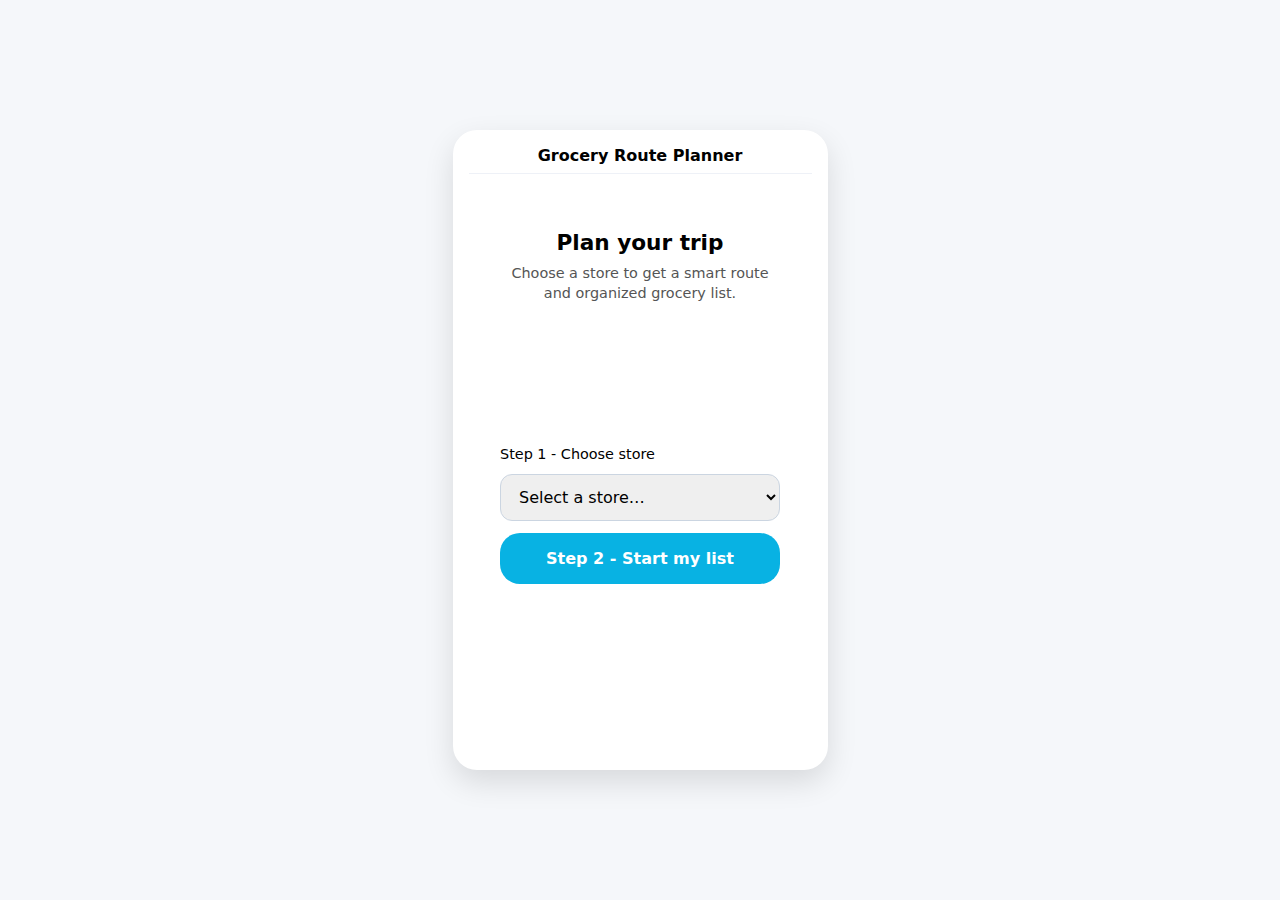
<file: index.html>
<!DOCTYPE html>
<html lang="en">
<head>
  <meta charset="UTF-8">
  <title>Grocery Route Planner - Home</title>
  <link rel="stylesheet" href="style.css">
</head>
<body>
  <div class="phone-frame">
    <header class="app-header">
      <span></span>
      <h1 class="app-title">Grocery Route Planner</h1>
      <span></span>
    </header>

<main class="home-layout">

  <!-- top of home screen -->
  <div class="home-top">
    <h2 class="screen-title">Plan your trip</h2>
    <p class="screen-subtitle">
      Choose a store to get a smart route and organized grocery list.
    </p>
  </div>

  <!-- center of home screen -->
  <div class="home-center-block">
    <form action="list.html" method="get" class="home-form">
      <label for="store">Step 1 - Choose store</label>
      <select id="store" name="store" required>
        <option value="">Select a store…</option>
        <option value="City Market - Downtown">City Market - Downtown</option>
        <option value="Trader Joe's - Shelburne Rd">Trader Joe's - Shelburne Rd</option>
        <option value="Hannaford - Dorset St">Hannaford - Dorset St</option>
</select>

      </select>
      <!-- submit button -->
      <button type="submit" class="primary-btn">
        Step 2 - Start my list
      </button>
    </form>
  </div>

</main>


  </div>
<script>
  document.addEventListener("DOMContentLoaded", () => {
    const storeSelect = document.getElementById("store");

    // save selected store when list started
    document.querySelector("form").addEventListener("submit", () => {
      const selectedStore = storeSelect.value;
      localStorage.setItem("selectedStore", selectedStore);
    });
  });
</script>


</body>
</html>
</file>
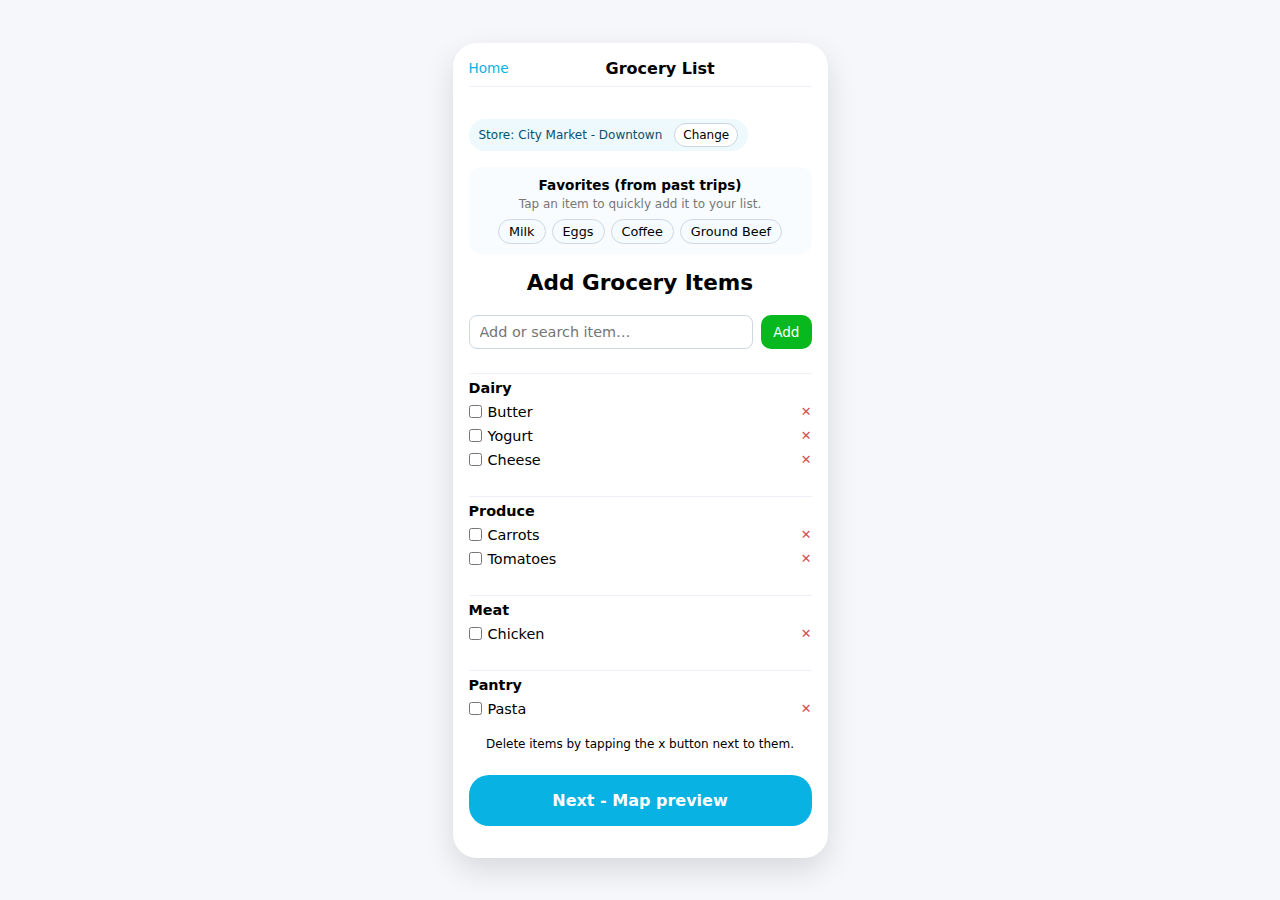
<file: list.html>
<!DOCTYPE html>
<html lang="en">
<head>
  <meta charset="UTF-8">
  <title>Grocery Route Planner - List</title>
  <link rel="stylesheet" href="style.css">
</head>
<body>
  <div class="phone-frame">
    <header class="app-header">
      <a href="index.html" class="nav-link">Home</a>
      <h1 class="app-title">Grocery List</h1>
      <span></span>
    </header>

    <main class="list-main">
      <!-- current store with change button -->
      <div class="badge">
        <span class="badge-label">Store:</span>
        <span id="current-store" class="badge-store">City Market - Downtown</span>
        <button id="change-store-btn" type="button" class="badge-change-btn">
          Change
        </button>
      </div>

      <!-- switch store box (hidden by default) -->
      <div id="store-switcher" class="store-switcher hidden">
        <p class="store-switcher-title">Want to switch stores?</p>
        <select id="store-select" class="store-select">
          <option value="">Select a store…</option>
          <option>City Market - Downtown</option>
          <option>Trader Joe's - Shelburne Rd</option>
          <option>Hannaford - Dorset St</option>
        </select>

        <div class="store-switcher-actions">
          <button type="button" id="store-cancel" class="store-btn secondary">Cancel</button>
          <button type="button" id="store-save" class="store-btn primary">Save</button>
        </div>

        <p id="store-status" class="store-status hidden">Store switched!</p>
      </div>

      <!-- favorites section from past trips -->
      <section class="favorites-section">
        <div class="favorites-title">Favorites (from past trips)</div>
        <p class="favorites-hint">
          Tap an item to quickly add it to your list.
        </p>
        <div class="favorites-list">
          <button type="button" class="favorite-pill">Milk</button>
          <button type="button" class="favorite-pill">Eggs</button>
          <button type="button" class="favorite-pill">Coffee</button>
          <button type="button" class="favorite-pill">Ground Beef</button>
        </div>
      </section>

      <h2 class="screen-title list-title">Add Grocery Items</h2>

      <!-- add/search form -->
      <form class="inline-form" onsubmit="return false;">
        <input id="item-input" class="input" type="text" placeholder="Add or search item…">
        <button id="add-button" type="button">Add</button>
      </form>

      <!-- dairy category -->
      <section class="category">
        <div class="category-header">Dairy</div>
        <div id="dairy-items">
          <div class="item-row">
            <div class="item-left">
              <input type="checkbox" id="milk">
              <label for="milk">Butter</label>
            </div>
            <button class="item-delete" type="button">✕</button>
          </div>
          <div class="item-row">
            <div class="item-left">
              <input type="checkbox" id="yogurt">
              <label for="yogurt">Yogurt</label>
            </div>
            <button class="item-delete" type="button">✕</button>
          </div>
          <div class="item-row">
            <div class="item-left">
              <input type="checkbox" id="eggs">
              <label for="eggs">Cheese</label>
            </div>
            <button class="item-delete" type="button">✕</button>
          </div>
        </div>
      </section>

      <!-- produce category -->
      <section class="category">
        <div class="category-header">Produce</div>
        <div id="produce-items">
          <div class="item-row">
            <div class="item-left">
              <input type="checkbox" id="carrots">
              <label for="carrots">Carrots</label>
            </div>
            <button class="item-delete" type="button">✕</button>
          </div>
          <div class="item-row">
            <div class="item-left">
              <input type="checkbox" id="tomatoes">
              <label for="tomatoes">Tomatoes</label>
            </div>
            <button class="item-delete" type="button">✕</button>
          </div>
        </div>
      </section>

      <!-- meat category -->
      <section class="category">
        <div class="category-header">Meat</div>
        <div id="meat-items">
          <div class="item-row">
            <div class="item-left">
              <input type="checkbox" id="chicken">
              <label for="chicken">Chicken</label>
            </div>
            <button class="item-delete" type="button">✕</button>
          </div>
        </div>
      </section>

      <!-- pantry category -->
      <section class="category">
        <div class="category-header">Pantry</div>
        <div id="pantry-items">
          <div class="item-row">
            <div class="item-left">
              <input type="checkbox" id="pasta">
              <label for="pasta">Pasta</label>
            </div>
            <button class="item-delete" type="button">✕</button>
          </div>
        </div>
      </section>

      <p class="list-helper">
        Delete items by tapping the x button next to them.
      </p>

      <a href="map.html">
        <button class="primary-btn" type="button">
          Next - Map preview
        </button>
      </a>
    </main>

  <div id="store-toast" class="store-toast">
    Store switched!
  </div>

  <!-- modal for errors and confirmations -->
  <div id="modal" class="modal hidden">
    <div class="modal-content">
      <p id="modal-message"></p>
      <div class="modal-buttons">
        <button id="modal-cancel" class="modal-btn cancel-btn">Cancel</button>
        <button id="modal-confirm" class="modal-btn confirm-btn">OK</button>
      </div>
    </div>
  </div>

  <script>
    document.addEventListener('DOMContentLoaded', () => {
      /* store name: load and change */
      const storeSpan      = document.getElementById('current-store');
      const changeStoreBtn = document.getElementById('change-store-btn');
      const storeSwitcher  = document.getElementById('store-switcher');
      const storeSelect    = document.getElementById('store-select');
      const storeCancel    = document.getElementById('store-cancel');
      const storeSave      = document.getElementById('store-save');
      const storeStatus    = document.getElementById('store-status');
      const storeToast    = document.getElementById('store-toast');

      // generic toast helper for "store switched", "item added", item deleted
      function showToast(message) {
        if (!storeToast) return;
        storeToast.textContent = message;
        storeToast.classList.add('show');

        setTimeout(() => {
          storeToast.classList.remove('show');
        }, 3500);
      }

      // load from localStorage
      const savedStore = localStorage.getItem('selectedStore');
      if (savedStore && storeSpan) {
        storeSpan.textContent = savedStore;
        if (storeSelect) {
          Array.from(storeSelect.options).forEach(opt => {
            if (opt.text === savedStore) storeSelect.value = opt.value;
          });
        }
      }

      // open switch box
      changeStoreBtn.addEventListener('click', () => {
        storeSwitcher.classList.remove('hidden');
        storeStatus.classList.add('hidden');
      });

      // cancel
      storeCancel.addEventListener('click', () => {
        storeSwitcher.classList.add('hidden');
      });




      // save new store
      storeSave.addEventListener('click', () => {
        const value = storeSelect.value;
        if (!value) {
          storeSelect.focus();
          return;
        }

        // update badge and persist
        storeSpan.textContent = value;
        localStorage.setItem('selectedStore', value);

        // hide switch box
        storeSwitcher.classList.add('hidden');

        // visual feedback under the box
        storeStatus.textContent = 'Store switched!';
        storeStatus.classList.remove('hidden');
        setTimeout(() => storeStatus.classList.add('hidden'), 3500);

        // toast feedback
        showToast(`Store switched to ${value}`);
      });


      /* modal for error prevention */
      const modal        = document.getElementById('modal');
      const modalMessage = document.getElementById('modal-message');
      const modalCancel  = document.getElementById('modal-cancel');
      const modalConfirm = document.getElementById('modal-confirm');
      let modalResolve   = null;

      function showModal(message) {
        modalMessage.textContent = message;
        modal.classList.remove('hidden');
        return new Promise(resolve => {
          modalResolve = resolve;
        });
      }

      modalCancel.addEventListener('click', () => {
        modal.classList.add('hidden');
        if (modalResolve) modalResolve(false);
      });

      modalConfirm.addEventListener('click', () => {
        modal.classList.add('hidden');
        if (modalResolve) modalResolve(true);
      });

      /* item list logic */
      const input       = document.getElementById('item-input');
      const addButton   = document.getElementById('add-button');
      const dairyItems  = document.getElementById('dairy-items');
      const produceItems= document.getElementById('produce-items');
      const meatItems   = document.getElementById('meat-items');
      const pantryItems = document.getElementById('pantry-items');

      const allContainers = [dairyItems, produceItems, meatItems, pantryItems];

      function itemExists(name) {
        const lower = name.toLowerCase();
        return allContainers.some(container =>
          [...container.querySelectorAll('label')].some(
            label => label.textContent.toLowerCase() === lower
          )
        );
      }

      function attachDeleteHandler(button) {
        button.addEventListener('click', async () => {
          const row = button.closest('.item-row');
          if (!row) return;
          const name = row.querySelector('label').textContent;
          const confirmed = await showModal(`Remove "${name}" from your list?`);
          if (confirmed) {
            row.remove();
            showToast(`Removed "${name}" from your list.`);
          }
        });
      }


      function addItemToCategory(name, container) {
        if (itemExists(name)) {
          showModal(`"${name}" is already on your list.`);
          return;
        }

        const id  = 'item-' + name.toLowerCase().replace(/\s+/g, '-');
        const row = document.createElement('div');
        row.className = 'item-row';
        row.innerHTML = `
          <div class="item-left">
            <input type="checkbox" id="${id}">
            <label for="${id}">${name}</label>
          </div>
          <button class="item-delete" type="button">✕</button>`;
        container.appendChild(row);
        attachDeleteHandler(row.querySelector('.item-delete'));

        // toast feedback
        showToast(`Added "${name}" to your list.`);
      }


      // initial delete buttons
      document.querySelectorAll('.item-delete').forEach(attachDeleteHandler);

      // manual add
      addButton.addEventListener('click', () => {
        const itemName = input.value.trim();
        if (!itemName) return;

        const lower = itemName.toLowerCase();
        let target  = pantryItems;

        if (lower.match(/milk|yogurt|cheese|eggs|butter|cream|dairy|cottage cheese|sour cream/)) {
          target = dairyItems;
        } else if (lower.match(/carrot|tomato|lettuce|fruit|vegetable|produce|broccoli|spinach|cucumber|pepper|onion|potato|banana|apple|orange/)) {
          target = produceItems;
        } else if (lower.match(/beef|chicken|pork|turkey|fish|meat|sausage|bacon/)) {
          target = meatItems;
        }

        addItemToCategory(itemName, target);
        input.value = '';
      });

      // favorites
      document.querySelectorAll('.favorite-pill').forEach(pill => {
        pill.addEventListener('click', () => {
          const rawName = pill.textContent.trim();
          const name    = rawName.toLowerCase();
          let target    = pantryItems;

          if (name === 'milk' || name === 'eggs') {
            target = dairyItems;
          } else if (name === 'ground beef' || name === 'chicken' || name === 'turkey' || name === 'pork') {
            target = meatItems;
          } else if (name === 'coffee') {
            target = pantryItems;
          }

          addItemToCategory(rawName, target);
        });
      });
    });
  </script>
</body>
</html>
</file>
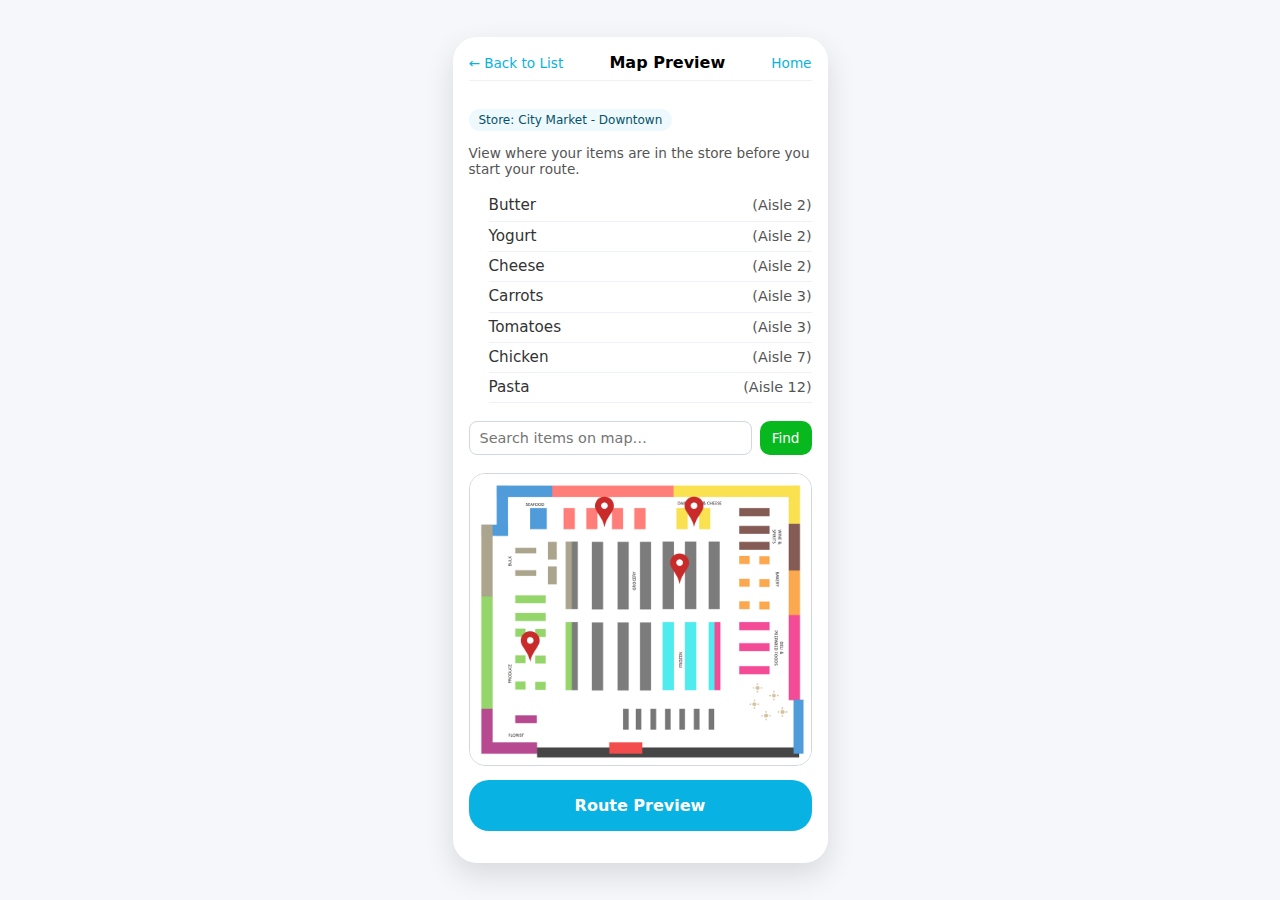
<file: map.html>
<!DOCTYPE html>
<html lang="en">
<head>
  <meta charset="UTF-8">
  <title>Grocery Route Planner - Map</title>
  <link rel="stylesheet" href="style.css">
</head>
<body>
  <div class="phone-frame">
    <header class="app-header">
      <a href="list.html" class="nav-link">← Back to List</a>
      <h1 class="app-title">Map Preview</h1>
      <a href="index.html" class="nav-link">Home</a>
    </header>

    <main class="map-main">
      <!-- store and context -->
  <div class="badge">
    Store: <span id="current-store">City Market - Downtown</span>
  </div>
      <p class="map-subtitle">
        View where your items are in the store before you start your route.
      </p>

      <!-- items list -->
<section class="map-items">
  <ul class="map-item-list">
    <li><span class="item-name">Butter</span> <span class="item-aisle">(Aisle 2)</span></li>
    <li><span class="item-name">Yogurt</span> <span class="item-aisle">(Aisle 2)</span></li>
    <li><span class="item-name">Cheese</span> <span class="item-aisle">(Aisle 2)</span></li>
    <li><span class="item-name">Carrots</span> <span class="item-aisle">(Aisle 3)</span></li>
    <li><span class="item-name">Tomatoes</span> <span class="item-aisle">(Aisle 3)</span></li>
    <li><span class="item-name">Chicken</span> <span class="item-aisle">(Aisle 7)</span></li>
    <li><span class="item-name">Pasta</span> <span class="item-aisle">(Aisle 12)</span></li>
  </ul>
</section>



      <!-- search bar -->
      <form class="inline-form" onsubmit="return false;">
        <input class="input" type="text" placeholder="Search items on map…">
        <button type="button">Find</button>
      </form>

      <!-- store map pic -->
      <div class="map-image-wrapper">
        <img
          src="store-map.png"
          alt="Store map with aisles and pins showing your grocery items"
          class="store-map-image"
        >
      </div>

      <!-- route button -->
      <a href="route.html">
        <button class="primary-btn" type="button">
          Route Preview
        </button>
      </a>
    </main>
  </div>

  <script>
  document.addEventListener('DOMContentLoaded', function () {
    // dynamic store name across pages
    const storeSpan = document.getElementById('current-store');
    const savedStore = localStorage.getItem('selectedStore');

    if (savedStore && storeSpan) {
      storeSpan.textContent = savedStore;
    }
  });


</script>





</body>
</html>
</file>
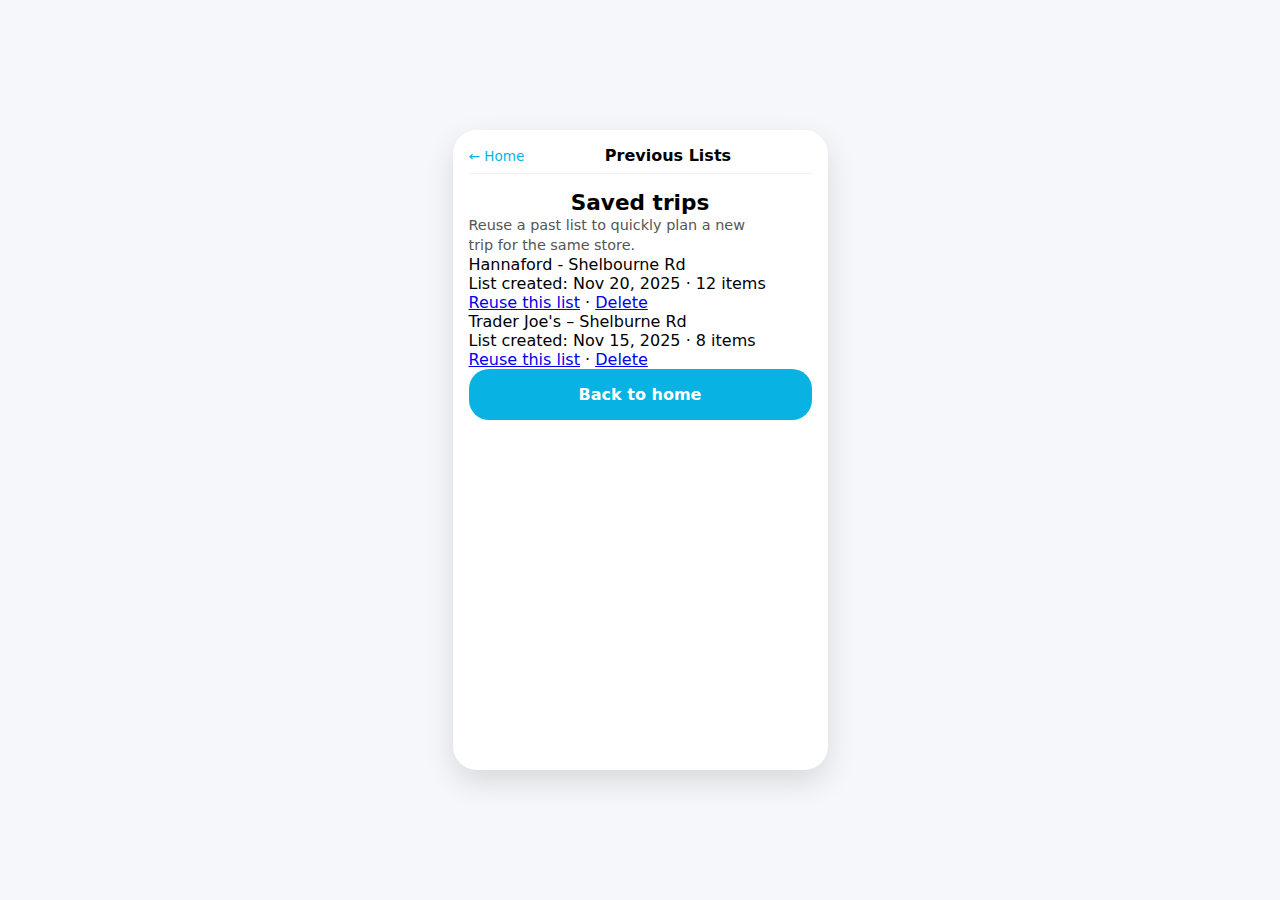
<file: previous.html>
<!DOCTYPE html>
<html lang="en">
<head>
  <meta charset="UTF-8">
  <title>Grocery Route Planner – Previous Lists</title>
  <link rel="stylesheet" href="style.css">
</head>
<body>
  <div class="phone-frame">
    <header class="app-header">
      <a href="index.html" class="nav-link">← Home</a>
      <h1 class="app-title">Previous Lists</h1>
      <span></span>
    </header>

    <main>
      <h2 class="screen-title">Saved trips</h2>
      <p class="screen-subtitle">
        Reuse a past list to quickly plan a new trip for the same store.
      </p>

      <!-- Past trip 1 -->
      <article class="trip-card">
        <div class="trip-card-title">Hannaford - Shelbourne Rd</div>
        <div class="trip-card-meta">
          List created: Nov 20, 2025 · 12 items
        </div>
        <div class="trip-card-actions">
          <a href="list.html">Reuse this list</a>
          <span>·</span>
          <a href="#">Delete</a>
        </div>
      </article>

      <!-- Past trip 2 -->
      <article class="trip-card">
        <div class="trip-card-title">Trader Joe's – Shelburne Rd</div>
        <div class="trip-card-meta">
          List created: Nov 15, 2025 · 8 items
        </div>
        <div class="trip-card-actions">
          <a href="list.html">Reuse this list</a>
          <span>·</span>
          <a href="#">Delete</a>
        </div>
      </article>


      <button class="primary-btn" type="button" onclick="location.href='index.html'">
        Back to home
      </button>
    </main>
  </div>
</body>
</html>
</file>
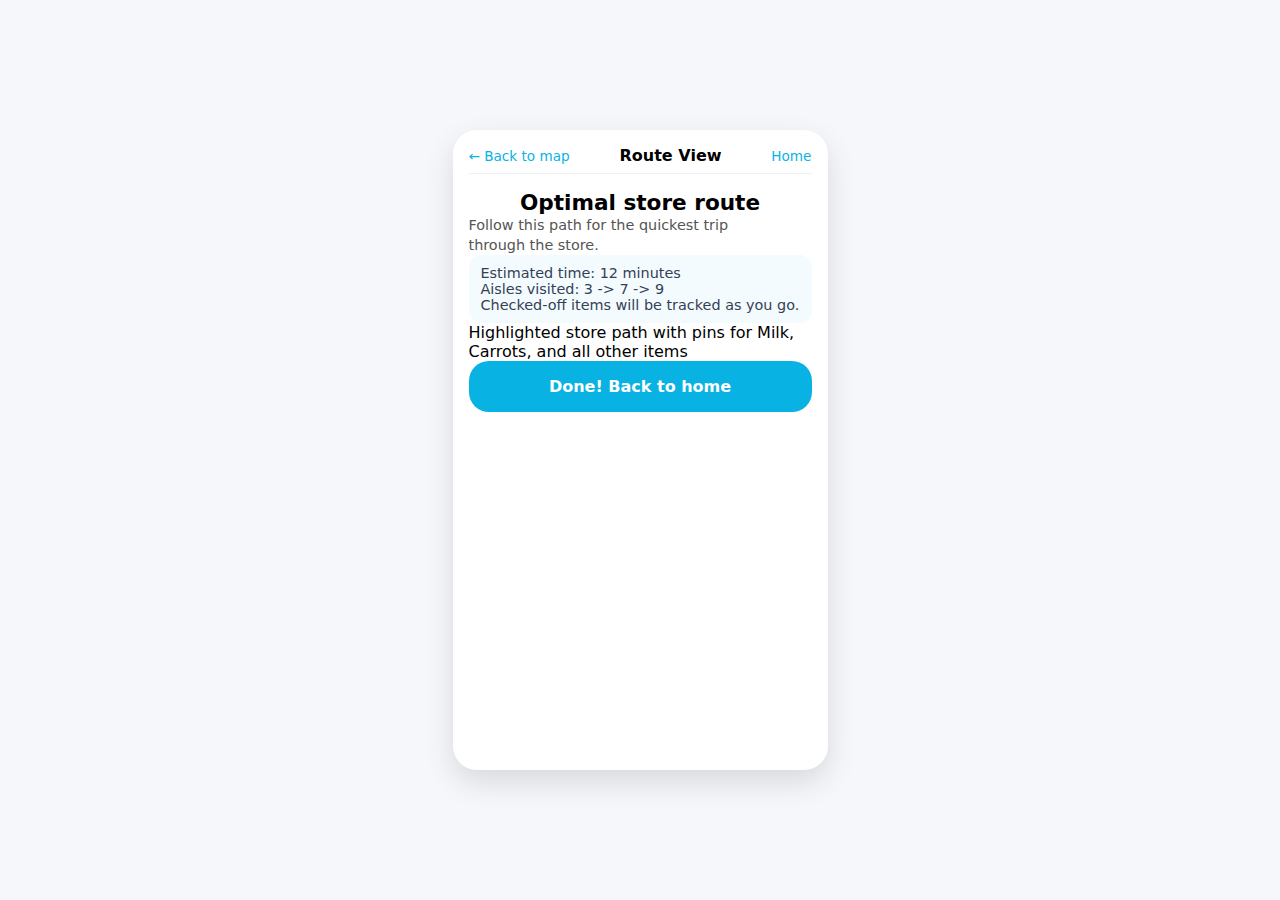
<file: route.html>
<!DOCTYPE html>
<html lang="en">
<head>
  <meta charset="UTF-8">
  <title>Grocery Route Planner – Route</title>
  <link rel="stylesheet" href="style.css">
</head>
<body>
  <div class="phone-frame">
    <header class="app-header">
      <a href="map.html" class="nav-link">← Back to map</a>
      <h1 class="app-title">Route View</h1>
      <a href="index.html" class="nav-link">Home</a>
    </header>

    <main>
      <h2 class="screen-title">Optimal store route</h2>
      <p class="screen-subtitle">
        Follow this path for the quickest trip through the store.
      </p>

      <div class="route-stats">
        Estimated time: 12 minutes<br>
        Aisles visited: 3 -> 7 -> 9<br>
        Checked-off items will be tracked as you go.
      </div>

      <div class="route-box">
        Highlighted store path with pins for Milk, Carrots, and all other items
      </div>

      <button class="primary-btn" type="button" onclick="location.href='index.html'">
        Done! Back to home
      </button>
    </main>
  </div>
</body>
</html>
</file>
<file: style.css>
/*  basics */
* {
  box-sizing: border-box;
  margin: 0;
  padding: 0;
  font-family: system-ui, -apple-system, BlinkMacSystemFont, "Segoe UI", sans-serif;
}

/* page background */
body {
  background: #f5f7fa;
  min-height: 100vh;
  display: flex;
  justify-content: center;
  align-items: center;
  padding: 24px;
}



/* phone container to look like a phone */

.phone-frame {
  width: 375px;
  position: relative;
  min-height: 640px;
  background: #ffffff;
  border-radius: 24px;
  box-shadow: 0 12px 30px rgba(0, 0, 0, 0.12);
  padding: 16px 16px 24px;
  display: flex;
  flex-direction: column;
}


/* toast notif */
.store-toast {
  position: absolute;
  bottom: 150px;
  left: 50%;
  transform: translateX(-50%);
  background: rgba(60, 60, 60, 0.92);
  color: white;
  padding: 10px 18px;
  border-radius: 14px;
  font-size: 0.85rem;
  box-shadow: 0 3px 10px rgba(0,0,0,0.20);
  opacity: 0;
  pointer-events: none;
  transition: opacity 0.35s ease;
  z-index: 999;
}

/* visible */
.store-toast.show {
  opacity: 1;
}




/* header */

.app-header {
  display: flex;
  align-items: center;
  justify-content: space-between;
  margin-bottom: 16px;
  padding-bottom: 8px;
  border-bottom: 1px solid #eef1f7; 
}

.app-title {
  font-size: 1rem;
  font-weight: 600;
}


/* home page */
.home-layout {
  flex: 1;
  display: flex;
  flex-direction: column;
  justify-content: space-between;  
  padding: 20px 0;
}


.home-top {
  display: flex;
  flex-direction: column;
  align-items: center;
  text-align: center;
  gap: 8px;
  margin-top: 20px;            
}


.home-center-block {
  flex: 1;                      
  display: flex;
  justify-content: center;       
  align-items: center;
  width: 100%;
}


.home-form {
  width: 100%;
  max-width: 280px;
  display: flex;
  flex-direction: column;
  gap: 12px;
}




/* text style */

.screen-title {
  text-align: center;
  font-size: 1.35rem;
  font-weight: 700;
}

.screen-subtitle {
  font-size: 0.9rem;
  color: #555;
  max-width: 280px;
  line-height: 1.4;
}



/* form input */

label {
  font-size: 0.9rem;
  font-weight: 500;
  text-align: left;
}

select {
  width: 100%;
  padding: 12px 14px;   
  font-size: 1rem;            
  border-radius: 12px;   
  border: 1px solid #cbd5e1;  
}


select:focus {
  outline: 2px solid #08b2e3;
  outline-offset: 1px;
}


/* primary buttons */

.primary-btn {
  width: 100%;
  padding: 16px 14px;
  border-radius: 999px;    
  border: none;
  font-size: 1rem;
  font-weight: 600;
  border-radius: 20px;          
  background: #08b2e3;
  color: white;
}

.primary-btn:hover {
  background: #0796c0;
}


/* list page */
.nav-link {
  font-size: 0.85rem;
  text-decoration: none;
  color: #08b2e3;
  text-align: center;
}

.nav-link:hover {
  text-decoration: underline;
}

/* more layout for list screen */
.list-main {
  flex: 1;
  display: flex;
  flex-direction: column;
  gap: 16px;
  padding: 16px 0 8px;
}

.badge {
  align-self: flex-start;
  display: inline-flex;
  align-items: center;
  gap: 4px;
  padding: 4px 10px;
  border-radius: 999px;
  background: #eef9fd;
  font-size: 0.75rem;
  color: #05526a;
}



.badge-label {
  font-weight: 500;
}

.badge-store {
  flex: 1;
  white-space: nowrap;
  overflow: hidden;
  text-overflow: ellipsis;
}

.badge-change-btn {
  padding: 4px 10px;
  border-radius: 999px;
  border: 1px solid #cbd5e1;
  background: #ffffff;
  font-size: 0.75rem;
  cursor: pointer;
}

.badge-change-btn:hover {
  background: #e5f4fb;
}

/* generic helper for hiding things */
.hidden {
  display: none;
}

/* Switch-store box */
.store-switcher {
  margin-top: 8px;
  padding: 10px 12px;
  border-radius: 12px;
  background: #f8fcff;
  border: 1px solid #e2e8f0;
  font-size: 0.85rem;
}

.store-switcher-title {
  font-weight: 600;
  margin-bottom: 6px;
}

.store-select {
  width: 100%;
  padding: 8px 10px;
  border-radius: 8px;
  border: 1px solid #cbd5e1;
  font-size: 0.9rem;
}

.store-select:focus {
  outline: 2px solid #08b2e3;
  outline-offset: 1px;
}

/* Buttons in the switch box */
.store-switcher-actions {
  margin-top: 8px;
  display: flex;
  gap: 8px;
}


.store-btn {
  flex: 1;
  padding: 8px 0;
  border-radius: 10px;
  border: none;
  font-size: 0.85rem;
  cursor: pointer;
}

.store-btn.secondary {
  background: #e5e7eb;
}

.store-btn.primary {
  background: #08b2e3;
  color: white;
}

/* “Store switched!” mini status */
.store-status {
  margin-top: 6px;
  font-size: 0.8rem;
  color: #047857;   /* greenish */
}





/* favorites */
.favorites-section {
  padding: 10px 0;
  border-radius: 12px;
  background: #f8fcff;
}

.favorites-title {
  font-size: 0.85rem;
  font-weight: 600;
  margin-bottom: 4px;
  text-align: center;
}

.favorites-hint {
  font-size: 0.75rem;
  color: #777;
  margin-bottom: 8px;
  text-align: center;
}

.favorites-list {
  display: flex;
  justify-content: center;
  gap: 6px;
  text-align: center;
}

.favorite-pill {
  border-radius: 999px;
  border: 1px solid #d0d7e2;
  padding: 4px 10px;
  font-size: 0.8rem;
  background: #f5fbff;
  cursor: pointer;
}

.favorite-pill:hover {
  background: #e8f5ff;
}

/* add/search bar */
.inline-form {
  display: flex;
  gap: 8px;
  margin-top: 4px;
}

.input {
  flex: 1;
  padding: 8px 10px;
  border-radius: 8px;
  border: 1px solid #d0d7e2;
  font-size: 0.9rem;
}

.input:focus {
  outline: 2px solid #08b2e3;
  outline-offset: 1px;
}

.inline-form button {
  padding: 8px 12px;
  border-radius: 10px;
  border: none;
  font-size: 0.85rem;
  font-weight: 500;
  background: #07b81f;
  color: white;
  cursor: pointer;
}

/* category block */
.category {
  margin-top: 8px;
  padding-top: 6px;
  border-top: 1px solid #eef1f7;
}

.category-header {
  font-size: 0.9rem;
  font-weight: 600;
  margin-bottom: 4px;
}

.item-row {
  display: flex;
  align-items: center;
  justify-content: space-between;
  padding: 4px 0;
  font-size: 0.9rem;
}

.item-left {
  display: flex;
  align-items: center;
  gap: 6px;
}

.item-delete {
  font-size: 0.8rem;
  border: none;
  background: none;
  color: #d9534f;
  cursor: pointer;
}

/* subtitle at bottom of list page */
.list-main .screen-subtitle {
  margin-top: 4px;
}

.list-main .primary-btn {
  margin-top: 8px;
}


/* center the list page title */
.list-title {
  text-align: center;
  width: 100%;
}

/* center the helper text */
.list-helper {
  text-align: center;

  font-size: .75rem;
  width: 100%;
}


/* map page */
.map-main {
  flex: 1;
  display: flex;
  flex-direction: column;
  gap: 14px;
  padding: 12px 0 8px;
}

.map-subtitle {
  font-size: 0.85rem;
  color: #555;
}

/* Items list */
.map-items {
  display: flex;
  flex-direction: column;
  gap: 8px;
}

.map-item-row {
  display: flex;
  align-items: center;
  gap: 8px;
  font-size: 0.95rem;
}

/* store map picture styling */
.map-image-wrapper {
  margin-top: 4px;
  border-radius: 16px;
  overflow: hidden;
  border: 1px solid #d0d7e2;
}

.store-map-image {
  display: block;
  width: 100%;
  height: auto;
}
.map-item-list li {
  display: flex;
  justify-content: space-between;
  font-size: 0.95rem;
  padding: 4px 0;
  border-bottom: 1px solid #eef1f7; 
}

.map-item-list {
  list-style-type: disc;   
  padding-left: 20px; 
  font-size: 0.9rem;
  color: #333;
  line-height: 1.4;
}
.item-aisle {
  color: #555;
  font-size: 0.9rem;
}


/* route page */
.route-main {
  flex: 1;
  display: flex;
  flex-direction: column;
  gap: 14px;
  padding: 16px 0 10px;
}

.route-subtitle {
  max-width: 300px;
  margin: 0 auto;
}

.route-stats {
  align-self: stretch;
  padding: 10px 12px;
  border-radius: 12px;
  background: #f3fbff;
  font-size: 0.9rem;
  color: #334155;
}

/* picture card */
.route-map-card {
  align-self: stretch;
  border-radius: 16px;
  border: 1px solid #e2e8f0;
  overflow: hidden;
  background: #f8fafc;
}

.route-map-image {
  display: block;
  width: 100%;
  height: auto;
}

/* steps for under the pic on route page */
.route-steps {
  align-self: stretch;
  font-size: 0.85rem;
  color: #374151;
}

.route-steps-title {
  font-size: 0.9rem;
  font-weight: 600;
  margin-bottom: 4px;
}

.route-steps-list {
  padding-left: 18px;
  line-height: 1.4;
}

/* more room for button */
.route-main .primary-btn {
  margin-top: auto;
}


/* error popup */


.modal {
  position: fixed;
  top: 0;
  left: 0;
  width: 100%;
  height: 100%;
  background: rgba(0,0,0,0.4);
  display: flex;
  justify-content: center;
  align-items: center;
  z-index: 50;
}

.modal.hidden {
  display: none;
}

.modal-content {
  background: white;
  padding: 20px;
  width: 80%;
  max-width: 300px;
  border-radius: 16px;
  text-align: center;
  box-shadow: 0 10px 20px rgba(0,0,0,0.2);
}

.modal-buttons {
  margin-top: 16px;
  display: flex;
  justify-content: space-between;
  gap: 12px;
}

.modal-btn {
  flex: 1;
  padding: 10px 0;
  border-radius: 12px;
  border: none;
  font-size: 0.9rem;
  cursor: pointer;
}

.cancel-btn {
  background: #ddd;
}

.confirm-btn {
  background: rgb(255, 65, 65);
  color: black;
}



/* generic hidden helper */
.hidden {
  display: none;
}

/* store badge extras */
.badge-label {
  font-weight: 500;
}

.badge-store {
  font-weight: 500;
  color: #0b4f6e;
}

.badge-change-btn {
  margin-left: 8px;
  padding: 4px 8px;
  border-radius: 999px;
  border: 1px solid #cbd5e1;
  background: #ffffff;
  font-size: 0.75rem;
  cursor: pointer;
}

/* inline store switcher box */
.store-switcher {
  margin-top: 8px;
  padding: 10px 12px;
  border-radius: 12px;
  border: 1px solid #e2e8f0;
  background: #f8fcff;
  font-size: 0.85rem;
}

.store-switcher-title {
  font-weight: 600;
  margin-bottom: 6px;
}

.store-select {
  width: 100%;
  padding: 8px 10px;
  border-radius: 8px;
  border: 1px solid #cbd5e1;
  font-size: 0.9rem;
}

.store-switcher-actions {
  margin-top: 8px;
  display: flex;
  gap: 8px;
}

.store-btn {
  flex: 1;
  padding: 8px 0;
  border-radius: 999px;
  border: none;
  font-size: 0.85rem;
  cursor: pointer;
}

.store-btn.secondary {
  background: #e5e7eb;
}

.store-btn.primary {
  background: #07b81f;
  color: white;
}
</file>
